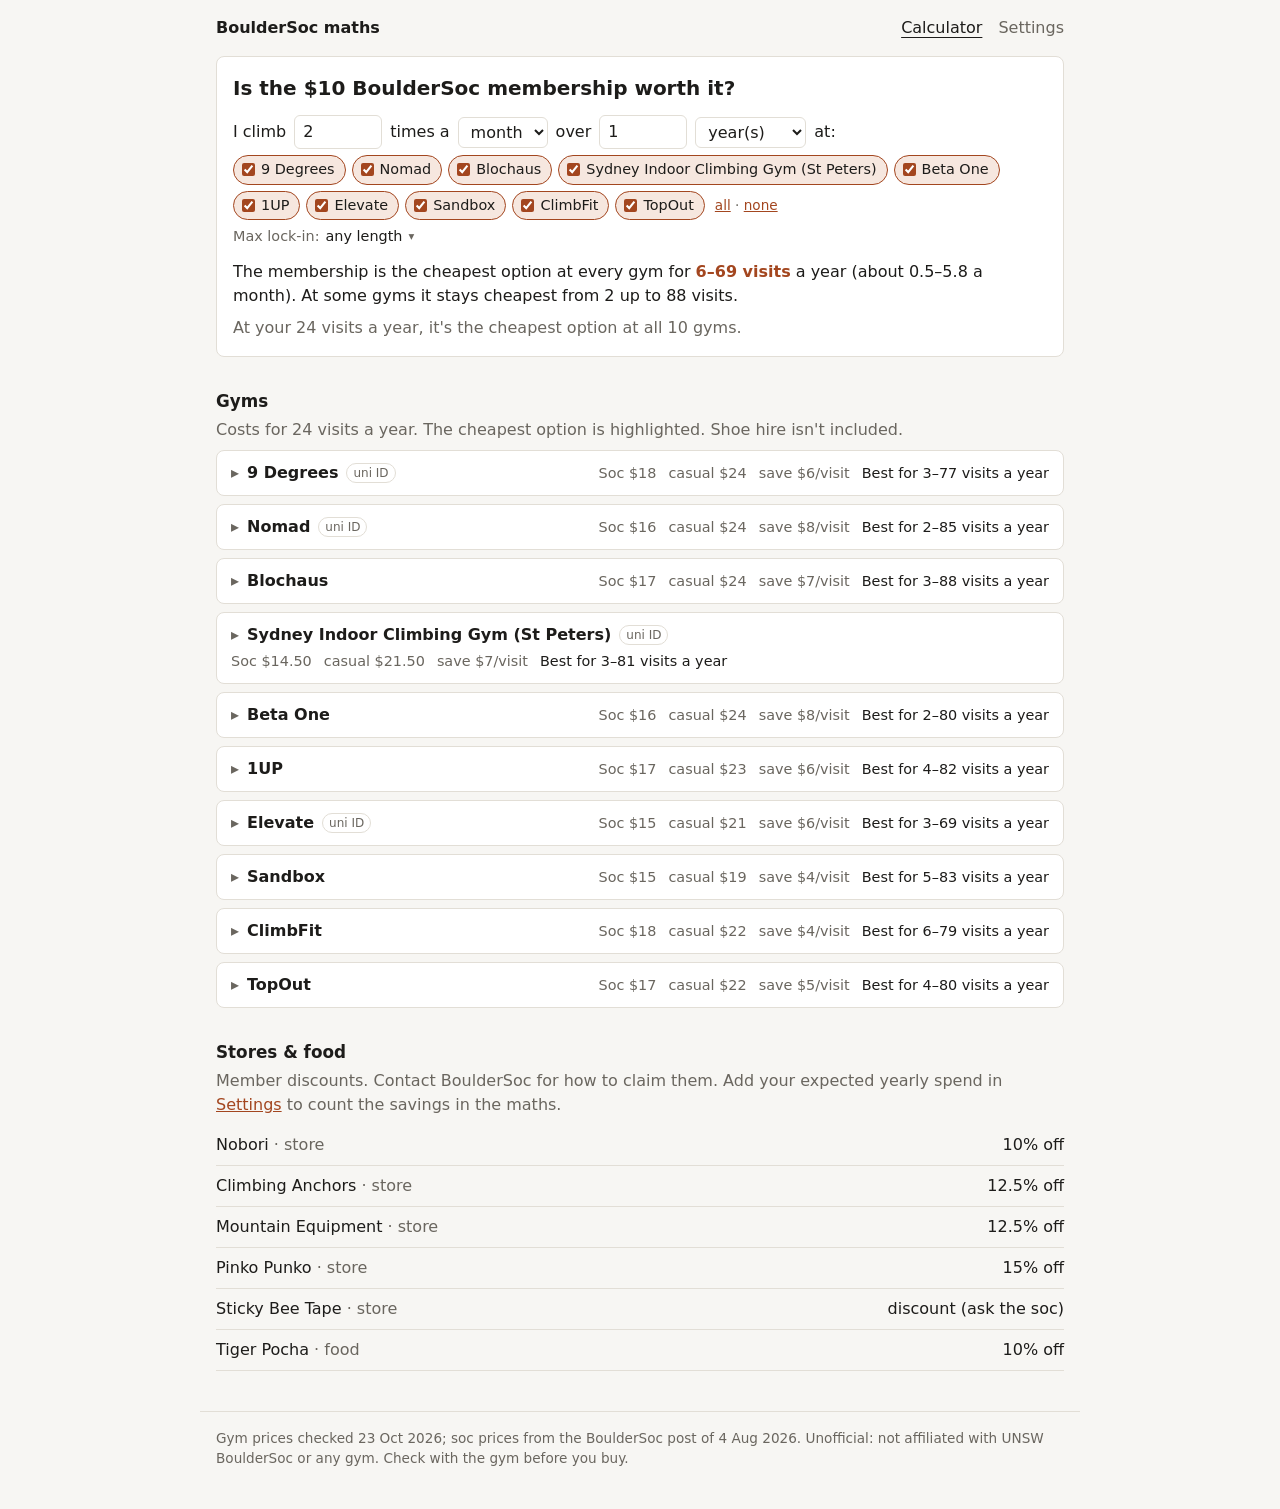
<file: index.html>
<!doctype html>
<html lang="en">
<head>
  <meta charset="utf-8">
  <meta name="viewport" content="width=device-width, initial-scale=1">
  <title>BoulderSoc Maths</title>
  <meta name="description" content="Is the $10 UNSW BoulderSoc membership worth it? Compare soc entry prices with each Sydney gym's own passes and memberships.">
  <link rel="stylesheet" href="css/style.css">
</head>
<body>
  <header class="site-header">
    <a class="brand" href="./">BoulderSoc maths</a>
    <nav>
      <a href="./" aria-current="page">Calculator</a>
      <a href="settings.html">Settings</a>
    </nav>
  </header>

  <main>
    <section class="calc" aria-labelledby="calc-title">
      <h1 id="calc-title">Is the <span id="fee">$10</span> BoulderSoc membership worth it?</h1>
      <form id="calc-form" class="sentence" onsubmit="return false">
        <span>I climb</span>
        <input id="freq-n" type="number" min="0" step="any" inputmode="decimal" aria-label="Visits">
        <span>times a</span>
        <select id="freq-unit" aria-label="Per">
          <option value="week">week</option>
          <option value="month">month</option>
          <option value="year">year</option>
        </select>
        <span>over</span>
        <input id="tf-n" type="number" min="1" step="1" inputmode="numeric" aria-label="Timeframe length">
        <select id="tf-unit" aria-label="Timeframe unit">
          <option value="week">week(s)</option>
          <option value="month">month(s)</option>
          <option value="year">year(s)</option>
        </select>
        <span>at:</span>
        <fieldset id="gym-pick" class="gym-pick">
          <legend class="visually-hidden">Gyms</legend>
        </fieldset>
        <details class="calc-options" id="calc-options">
          <summary>Max lock-in: <span id="lock-label">any length</span></summary>
          <div class="calc-options-body">
            <input id="lock-in" type="range" min="0" max="5" step="1" value="5" aria-label="Maximum lock-in">
            <div class="ticks" aria-hidden="true"><span>None</span><span>1 mo</span><span>3 mo</span><span>6 mo</span><span>12 mo</span><span>Any</span></div>
            <p class="muted small">The longest you'd commit to. Prepaid memberships and contracts longer than this are left out of the comparison. Casual entry and passes don't lock you in.</p>
          </div>
        </details>
      </form>
      <div id="result" class="result" aria-live="polite"></div>
    </section>

    <section aria-labelledby="gyms-title">
      <h2 id="gyms-title">Gyms</h2>
      <p class="muted" id="gyms-sub"></p>
      <div id="gyms"></div>
    </section>

    <section aria-labelledby="perks-title">
      <h2 id="perks-title">Stores &amp; food</h2>
      <p class="muted">Member discounts. Contact BoulderSoc for how to claim them. Add your expected yearly spend in <a href="settings.html#perks">Settings</a> to count the savings in the maths.</p>
      <ul id="perks" class="perks"></ul>
    </section>
  </main>

  <footer class="site-footer" id="footer"></footer>

  <script type="module" src="js/main.js"></script>
</body>
</html>
</file>
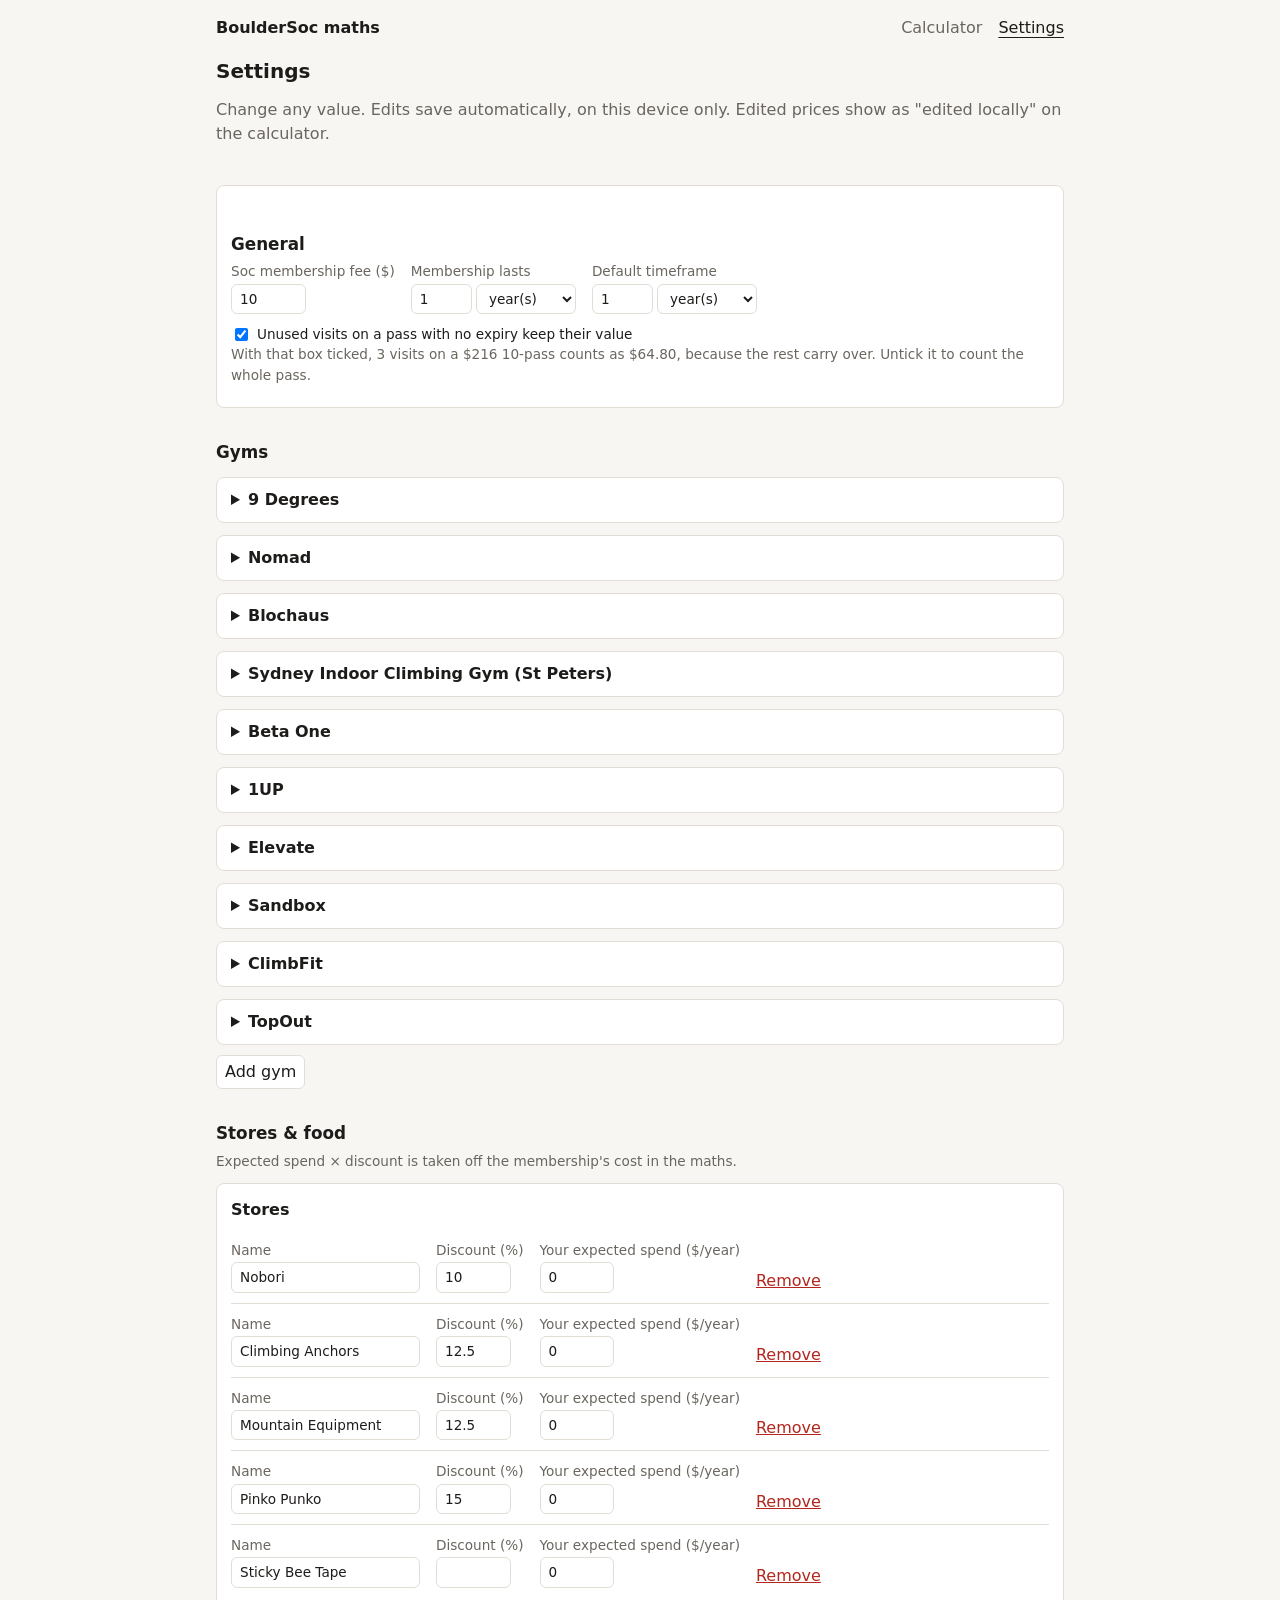
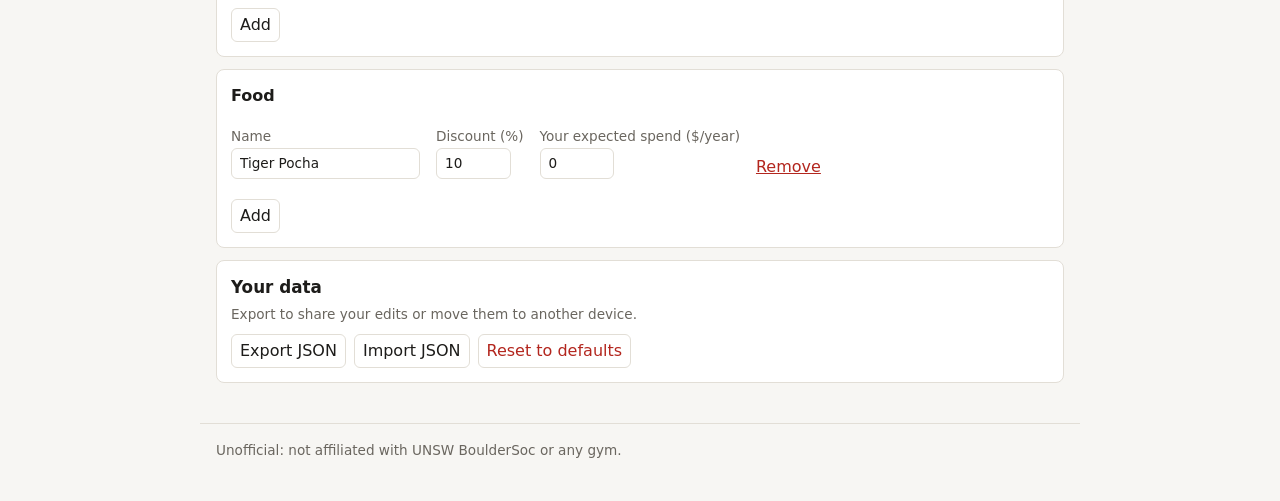
<file: settings.html>
<!doctype html>
<html lang="en">
<head>
  <meta charset="utf-8">
  <meta name="viewport" content="width=device-width, initial-scale=1">
  <title>BoulderSoc Settings</title>
  <meta name="description" content="Edit the prices and plans used by the BoulderSoc membership calculator. Changes are saved on this device only.">
  <link rel="stylesheet" href="css/style.css">
</head>
<body>
  <header class="site-header">
    <a class="brand" href="./">BoulderSoc maths</a>
    <nav>
      <a href="./">Calculator</a>
      <a href="settings.html" aria-current="page">Settings</a>
    </nav>
  </header>

  <main>
    <h1>Settings</h1>
    <p class="muted">Change any value. Edits save automatically, on this device only. Edited prices show as "edited locally" on the calculator.</p>
    <p id="status" class="status" aria-live="polite"></p>
    <div id="settings"></div>
  </main>

  <footer class="site-footer">
    <p>Unofficial: not affiliated with UNSW BoulderSoc or any gym.</p>
  </footer>

  <script type="module" src="js/settings.js"></script>
</body>
</html>
</file>
<file: css/style.css>
:root {
  --bg: #f7f6f3;
  --surface: #ffffff;
  --ink: #1d1c1a;
  --muted: #6a665f;
  --border: #e2ded6;
  --accent: #a3461f;
  --accent-soft: #f6e7df;
  --warn: #8a5a00;
  --warn-soft: #fbf0d9;
  --radius: 8px;
  --font: system-ui, -apple-system, "Segoe UI", Roboto, "Helvetica Neue", Arial, sans-serif;
  color-scheme: light;
}

@media (prefers-color-scheme: dark) {
  :root:not([data-theme="light"]) {
    --bg: #151413;
    --surface: #1e1d1b;
    --ink: #ebe8e3;
    --muted: #a19c94;
    --border: #34312d;
    --accent: #e3825a;
    --accent-soft: #3a261d;
    --warn: #e6b450;
    --warn-soft: #3a2f17;
    color-scheme: dark;
  }
}

:root[data-theme="dark"] {
  --bg: #151413;
  --surface: #1e1d1b;
  --ink: #ebe8e3;
  --muted: #a19c94;
  --border: #34312d;
  --accent: #e3825a;
  --accent-soft: #3a261d;
  --warn: #e6b450;
  --warn-soft: #3a2f17;
  color-scheme: dark;
}

* { box-sizing: border-box; }

body {
  margin: 0;
  background: var(--bg);
  color: var(--ink);
  font: 16px/1.5 var(--font);
  -webkit-text-size-adjust: 100%;
}

main, .site-header, .site-footer {
  max-width: 880px;
  margin: 0 auto;
  padding: 0 16px;
}

a { color: var(--accent); }
h1 { font-size: 1.25rem; margin: 0 0 12px; font-weight: 600; }
h2 { font-size: 1.05rem; margin: 32px 0 4px; font-weight: 600; }
h3 { font-size: 1rem; margin: 0 0 8px; font-weight: 600; }
p { margin: 0 0 8px; }
.muted { color: var(--muted); }
.small { font-size: 0.85rem; }
.num { font-variant-numeric: tabular-nums; text-align: right; white-space: nowrap; }
.warn-text { color: var(--warn); }

/* ---------- header / footer ---------- */

.site-header {
  display: flex;
  align-items: center;
  justify-content: space-between;
  gap: 12px;
  padding-top: 16px;
  padding-bottom: 16px;
}
.brand { color: var(--ink); text-decoration: none; font-weight: 600; }
.site-header nav { display: flex; gap: 16px; }
.site-header nav a { color: var(--muted); text-decoration: none; }
.site-header nav a[aria-current="page"] { color: var(--ink); text-decoration: underline; text-underline-offset: 4px; }

.site-footer {
  margin-top: 40px;
  padding-top: 16px;
  padding-bottom: 32px;
  border-top: 1px solid var(--border);
  color: var(--muted);
  font-size: 0.85rem;
}

/* ---------- inputs ---------- */

input, select, textarea, button {
  font: inherit;
  color: var(--ink);
  background: var(--surface);
  border: 1px solid var(--border);
  border-radius: 6px;
  padding: 4px 8px;
}
input[type="number"] { width: 5.5em; }
input:focus-visible, select:focus-visible, textarea:focus-visible, button:focus-visible, summary:focus-visible {
  outline: 2px solid var(--accent);
  outline-offset: 1px;
}
button { cursor: pointer; }
button.primary { background: var(--accent); border-color: var(--accent); color: #fff; }
button.link { border: 0; background: none; color: var(--accent); padding: 0; text-decoration: underline; }
button.danger { color: #b3261e; }

/* ---------- calculator ---------- */

.calc {
  background: var(--surface);
  border: 1px solid var(--border);
  border-radius: var(--radius);
  padding: 16px;
}
.sentence {
  display: flex;
  flex-wrap: wrap;
  align-items: center;
  gap: 6px 8px;
  margin-bottom: 12px;
}
.sentence select { max-width: 100%; }
.gym-pick {
  flex-basis: 100%;
  display: flex;
  flex-wrap: wrap;
  align-items: center;
  gap: 6px;
  margin: 0;
  padding: 0;
  border: 0;
  min-width: 0;
}
.chip {
  display: inline-flex;
  align-items: center;
  gap: 6px;
  padding: 3px 10px 3px 8px;
  border: 1px solid var(--border);
  border-radius: 999px;
  font-size: 0.9rem;
  cursor: pointer;
  user-select: none;
}
.chip input { margin: 0; accent-color: var(--accent); }
.chip:has(input:checked) { border-color: var(--accent); background: var(--accent-soft); }
.chip:has(input:focus-visible) { outline: 2px solid var(--accent); outline-offset: 1px; }
.chip-actions { font-size: 0.85rem; color: var(--muted); margin-left: 4px; }

.calc-options { flex-basis: 100%; font-size: 0.9rem; }
.calc-options summary {
  cursor: pointer;
  color: var(--muted);
  list-style: none;
  display: inline-flex;
  align-items: center;
  gap: 6px;
}
.calc-options summary::-webkit-details-marker { display: none; }
.calc-options summary::after { content: "▾"; font-size: 0.8em; transition: transform 0.15s; }
.calc-options[open] summary::after { transform: rotate(180deg); }
.calc-options summary span { color: var(--ink); font-weight: 500; }
.calc-options-body { padding: 8px 0 0; max-width: 420px; }
.calc-options input[type="range"] { width: 100%; padding: 0; border: 0; background: none; accent-color: var(--accent); }
.ticks { display: flex; justify-content: space-between; font-size: 0.75rem; color: var(--muted); margin: -2px 0 6px; }
.visually-hidden {
  position: absolute;
  width: 1px;
  height: 1px;
  overflow: hidden;
  clip: rect(0 0 0 0);
  white-space: nowrap;
}
.result p:last-child { margin-bottom: 0; }
.result strong { color: var(--accent); }

/* ---------- gym cards ---------- */

.gym {
  background: var(--surface);
  border: 1px solid var(--border);
  border-radius: var(--radius);
  margin-top: 8px;
}
.gym summary {
  cursor: pointer;
  padding: 10px 14px;
  display: flex;
  flex-wrap: wrap;
  align-items: baseline;
  justify-content: space-between;
  gap: 4px 16px;
  list-style: none;
}
.gym summary::-webkit-details-marker { display: none; }
.gym summary::before {
  content: "▸";
  color: var(--muted);
  margin-right: -8px;
  transition: transform 0.15s;
}
.gym[open] summary::before { transform: rotate(90deg); }
.gym-name { font-weight: 600; flex: 1 1 auto; }
.gym-meta {
  display: flex;
  flex-wrap: wrap;
  gap: 2px 12px;
  color: var(--muted);
  font-size: 0.9rem;
  font-variant-numeric: tabular-nums;
}
.gym-meta .range { color: var(--ink); }
.gym-body { padding: 0 14px 14px; }

.tag {
  display: inline-block;
  margin-left: 8px;
  padding: 0 6px;
  border: 1px solid var(--border);
  border-radius: 999px;
  font-size: 0.75rem;
  font-weight: 400;
  color: var(--muted);
  vertical-align: 1px;
}
.tag.warn { color: var(--warn); background: var(--warn-soft); border-color: transparent; }

.table-wrap { margin: 4px 0 12px; }
table.plans { width: 100%; border-collapse: collapse; font-size: 0.9rem; }
.plans th, .plans td { text-align: left; padding: 8px 6px; border-bottom: 1px solid var(--border); vertical-align: top; }
.plans th { font-weight: 500; color: var(--muted); font-size: 0.8rem; }
.plans th.num, .plans td.num { text-align: right; }
.plans tr.best td { background: var(--accent-soft); }
.plans tr.best td.num { font-weight: 600; color: var(--accent); }
.note { color: var(--muted); font-size: 0.8rem; }
.cost { display: inline-flex; flex-direction: column; align-items: flex-end; }
.cost .per { color: var(--muted); font-size: 0.75rem; font-weight: 400; }
.plans tr.excluded td { opacity: 0.5; }
.source { font-size: 0.8rem; white-space: nowrap; }

.notes { margin: 0 0 8px; padding-left: 18px; font-size: 0.9rem; }

@media (max-width: 640px) {
  .plans thead { display: none; }
  .plans, .plans tbody, .plans tr, .plans td { display: block; width: 100%; }
  .plans tr { border-bottom: 1px solid var(--border); padding: 6px 0; }
  .plans td { border: 0; padding: 2px 6px; display: flex; gap: 12px; justify-content: space-between; text-align: right; }
  .plans td::before { content: attr(data-label); color: var(--muted); font-size: 0.8rem; text-align: left; flex: none; }
  .plans td:first-child { display: block; text-align: left; }
  .plans td:first-child::before { content: none; }
  .source { white-space: normal; }
}

/* ---------- perks ---------- */

.perks { list-style: none; margin: 8px 0 0; padding: 0; }
.perks li {
  display: flex;
  justify-content: space-between;
  gap: 12px;
  padding: 8px 0;
  border-bottom: 1px solid var(--border);
}
.perks li.total { font-weight: 600; border-bottom: 0; }

/* ---------- settings ---------- */

.panel {
  background: var(--surface);
  border: 1px solid var(--border);
  border-radius: var(--radius);
  padding: 14px;
  margin-top: 12px;
}
.fields { display: flex; flex-wrap: wrap; gap: 10px 16px; align-items: flex-end; }
.field { display: flex; flex-direction: column; gap: 2px; font-size: 0.85rem; color: var(--muted); }
.field input, .field select, .field textarea { color: var(--ink); }
.field.wide { flex: 1 1 240px; }
.field.wide input, .field textarea { width: 100%; }
.field.check { flex-direction: row; align-items: center; gap: 6px; color: var(--ink); }
.period { display: flex; gap: 4px; }
.period input { width: 4.5em; }

.plan-edit {
  border-top: 1px solid var(--border);
  padding: 10px 0;
}
.plan-edit:first-of-type { border-top: 0; }
.row-actions { display: flex; flex-wrap: wrap; gap: 8px; margin-top: 10px; }
.status { color: var(--muted); font-size: 0.85rem; min-height: 1.4em; }
details.gym-edit > summary { cursor: pointer; font-weight: 600; padding: 4px 0; }
details.gym-edit { padding: 6px 14px; }
</file>
